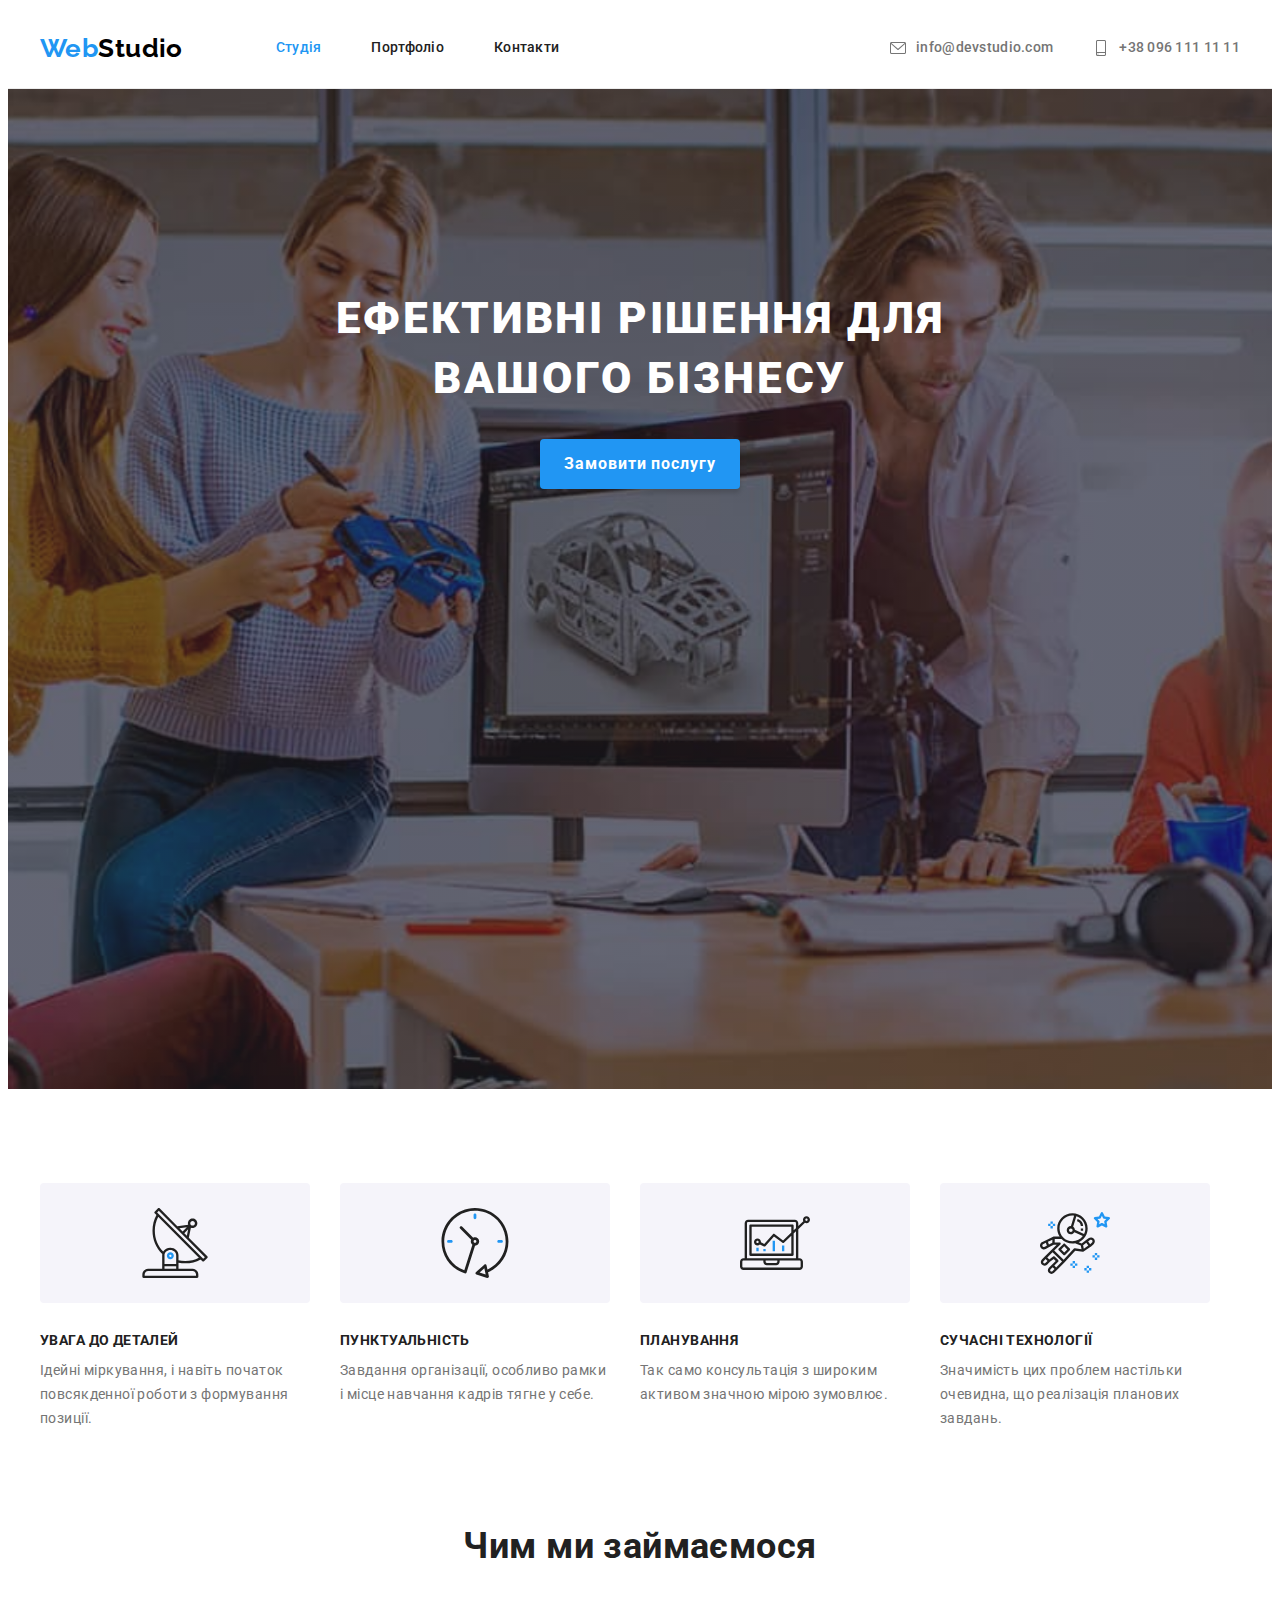
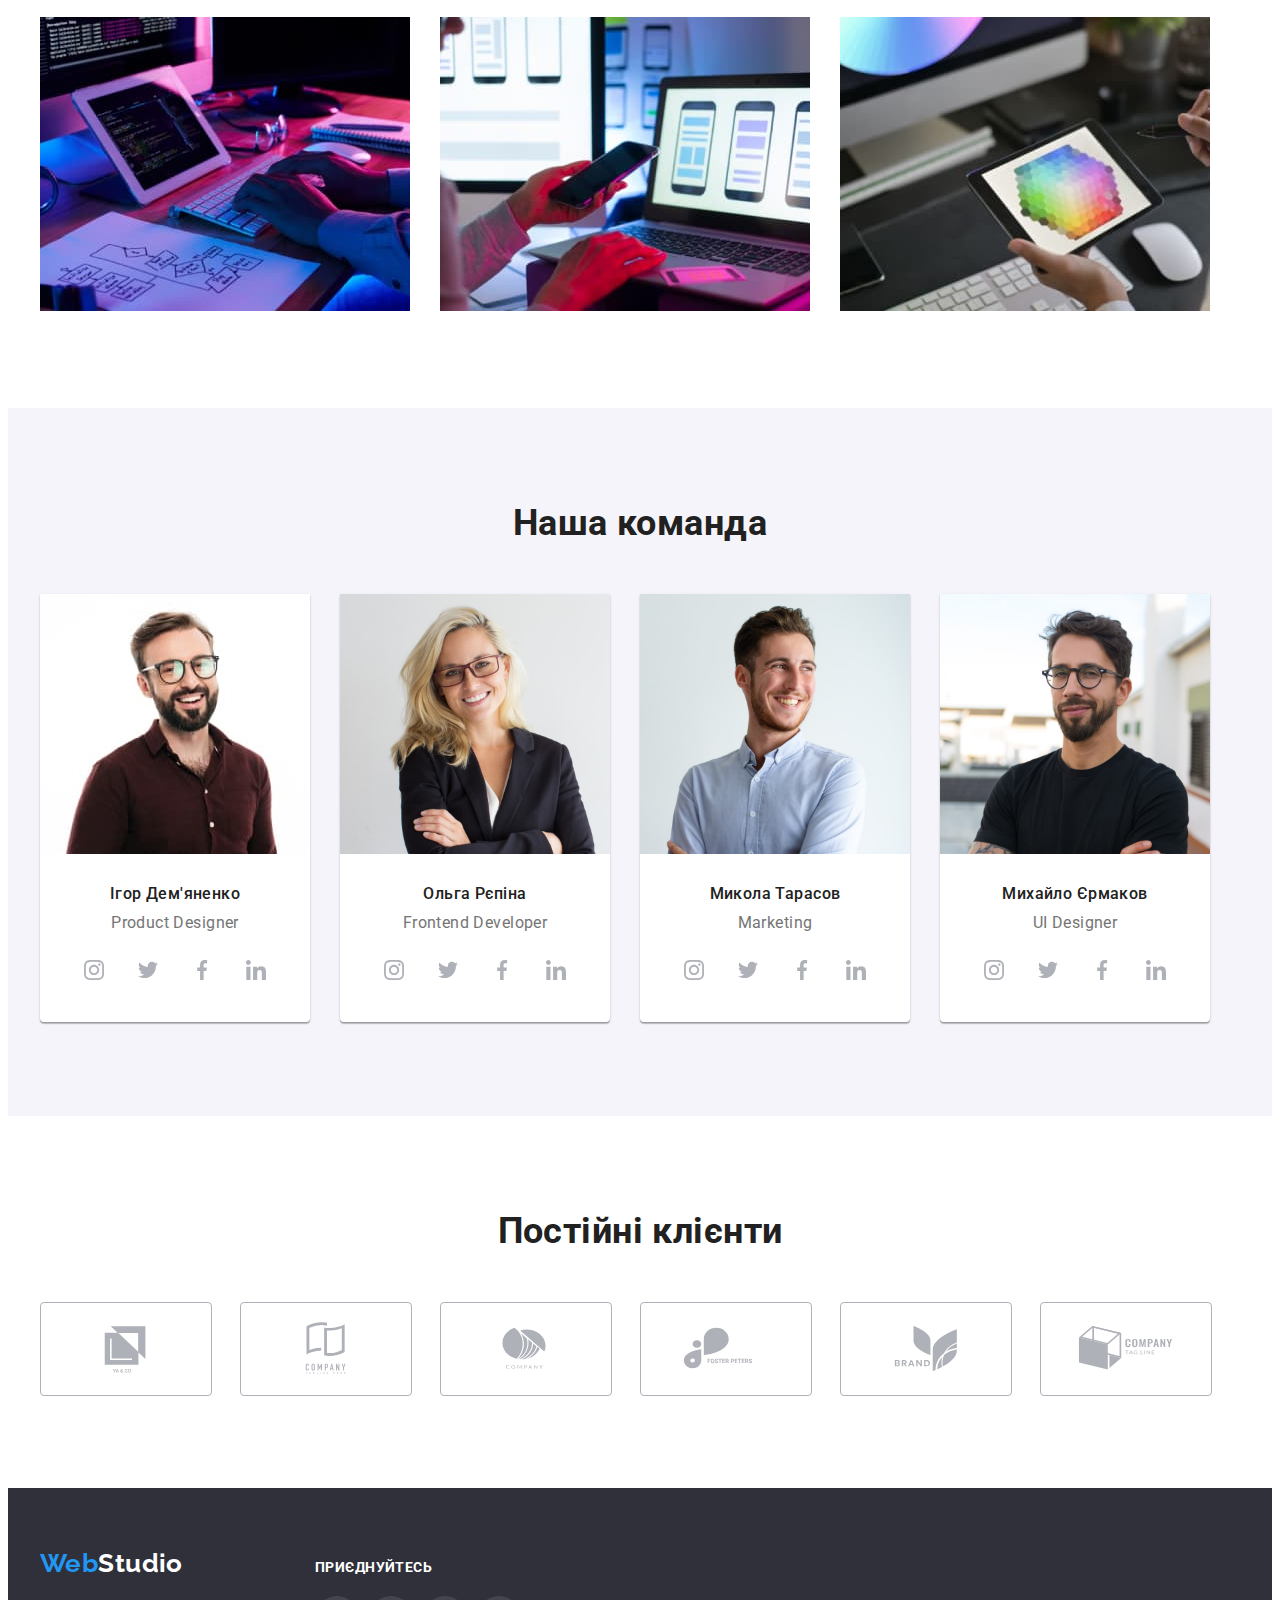
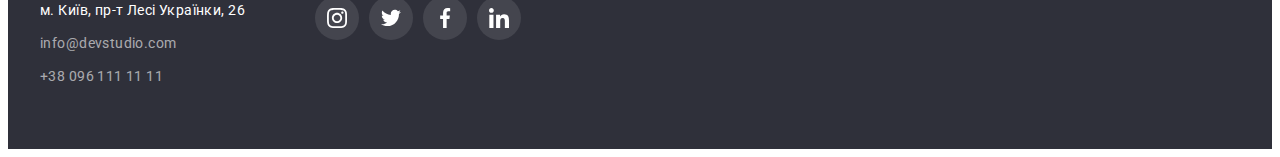
<file: index.html>
<!DOCTYPE html>
<html lang="uk">
<head>
	<meta charset="UTF-8">
	<meta http-equiv="X-UA-Compatible" content="IE=edge">
	<meta name="viewport" content="width=device-width, initial-scale=1.0">
	<title>Document</title>
	<link href="https://fonts.googleapis.com/css2?family=Raleway:wght@700&family=Roboto:wght@400;500;700;900&display=swap"
		rel="stylesheet">

	<link rel="stylesheet" href="https://cdnjs.cloudflare.com/ajax/libs/modern-normalize/1.1.0/modern-normalize.min.css" integrity="sha512-wpPYUAdjBVSE4KJnH1VR1HeZfpl1ub8YT/NKx4PuQ5NmX2tKuGu6U/JRp5y+Y8XG2tV+wKQpNHVUX03MfMFn9Q==" crossorigin="anonymous" referrerpolicy="no-referrer" />
	<link rel="stylesheet" href="./css/styles.css">
</head>
<body>
	<!-- Шапка сайта -->
	<header>
		<div class="container">
			<div class="header-content">
				<nav class="nav-content">
					<a href="./index.html" class="logo"><span class="web">Web</span><span class="studio">Studio</span></a>

					<ul class="site-nav list">
						<li>
							<a href="" class="link current">Студія</a>
						</li>
						<li>
							<a href="./portfolio.html" class="link">Портфоліо</a>
						</li>
						<li>
							<a href="" class="link">Контакти</a>
						</li>
					</ul>
				</nav>
				
				<ul class="site-contacts list">
					<li>
						<a href="mailto:info@devstudio.com" class="link">
							<svg class="link-icon" width="16" height="16" >
								<use href="./images/symbol-defs.svg#icon-envelope"></use>
							</svg>
							info@devstudio.com
						</a>
					</li>
					<li>
						<a href="tel:+380961111111" class="link">
							<svg class="link-icon" width="16" height="16" >
								<use href="./images/symbol-defs.svg#icon-smartphone"></use>
							</svg>
							+38 096 111 11 11
						</a>
					</li>
				</ul>
			</div>
		</div>
	</header>

	<!-- Главная страница сайта -->
	<main>
		<section class="hero">
			<div class="thumb">
				<h1 class="hero-title">Ефективні рішення для <br> вашого бізнесу</h1>
				<button type="button" class="hero-button">Замовити послугу</button>
			</div>
		</section>
	
		<section class="section">
			<div class="container">
				<h2 class="section-title visually-hidden">Особливості</h2>
				<ul class="feature-list list">
					<li class="feature-item">
						<div class="background-svg">
							<svg width="70" height="70">
								<use href="./images/symbol-defs.svg#icon-antenna"></use>
							</svg>
						</div>
						<h3 class="feature-title">Увага до деталей</h3>
						<p class="feature-paragraph">Ідейні міркування, і навіть початок повсякденної роботи з формування позиції.</p>
					</li>
					<li class="feature-item">
						<div class="background-svg">
							<svg width="70" height="70">
								<use href="./images/symbol-defs.svg#icon-clock"></use>
							</svg>
						</div>
						<h3 class="feature-title">Пунктуальність</h3>
						<p class="feature-paragraph">Завдання організації, особливо рамки і місце навчання кадрів тягне у себе.</p>
					</li>
					<li class="feature-item">
						<div class="background-svg">
							<svg width="70" height="70">
								<use href="./images/symbol-defs.svg#icon-diagram"></use>
							</svg>
						</div>
						<h3 class="feature-title">Планування</h3>
						<p class="feature-paragraph">Так само консультація з широким активом значною мірою зумовлює.</p>
					</li>
					<li class="feature-item">
						<div class="background-svg">
							<svg width="70" height="70">
								<use href="./images/symbol-defs.svg#icon-astronaut"></use>
							</svg>
						</div>
						<h3 class="feature-title">Сучасні технології</h3>
						<p class="feature-paragraph">Значимість цих проблем настільки очевидна, що реалізація планових завдань.</p>
					</li>
				</ul>
			</div>
		</section>
	
		<section class="section no-padding">
			<div class="container">
				<h2 class="section-title">Чим ми займаємося</h2>
				<ul class="section-occupation list">
					<li>
						<img src="./images/box1.jpg" alt="Розробка дескпотних програм" width="370">
					</li>
					<li>
						<img src="./images/box2.jpg" alt="Розробка мобільних програм" width="370">
					</li>
					<li>
						<img src="./images/box3.jpg" alt="Дизайнерскі рішення" width="370">
					</li>
				</ul>
			</div>
		</section>
	
		<section class="section team">
			<div class="container">
				<h2 class="section-title">Наша команда</h2>
				<ul class="team-card list">
					<li class="team-item">
						<img class="team-img" src="./images/people1.jpg" alt="Учасник Ігор Дем'яненко" width="270">
						<h3 class="team-title">Ігор Дем'яненко</h3>
						<p lang="en" class="team-paragraph">Product Designer</p>
						<ul class="team-network list">
							<li class="network-item">
								<a href="" class="network">
									<svg width="20" height="20">
										<use href="./images/symbol-defs.svg#icon-instagram"></use>
									</svg>
								</a>
							</li>
							<li class="network-item">
								<a href="" class="network">
									<svg width="20" height="20">
										<use href="./images/symbol-defs.svg#icon-twitter"></use>
									</svg>
								</a>
							</li>
							<li class="network-item">
								<a href="" class="network">
									<svg width="20" height="20">
										<use href="./images/symbol-defs.svg#icon-facebook"></use>
									</svg>
								</a>
							</li>
							<li class="network-item">
								<a href="" class="network">
									<svg width="20" height="20">
										<use href="./images/symbol-defs.svg#icon-linkedin"></use>
									</svg>
								</a>
							</li>
						</ul>
					</li>
					<li class="team-item">
						<img class="team-img" src="./images/people2.jpg" alt="Учасниця Ольга Рєпіна" width="270">
						<h3 class="team-title">Ольга Рєпіна</h3>
						<p lang="en" class="team-paragraph">Frontend Developer</p>
						<ul class="team-network list">
							<li class="network-item">
								<a href="" class="network">
									<svg width="20" height="20">
										<use href="./images/symbol-defs.svg#icon-instagram"></use>
									</svg>
								</a>
							</li>
							<li class="network-item">
								<a href="" class="network">
									<svg width="20" height="20">
										<use href="./images/symbol-defs.svg#icon-twitter"></use>
									</svg>
								</a>
							</li>
							<li class="network-item">
								<a href="" class="network">
									<svg width="20" height="20">
										<use href="./images/symbol-defs.svg#icon-facebook"></use>
									</svg>
								</a>
							</li>
							<li class="network-item">
								<a href="" class="network">
									<svg width="20" height="20">
										<use href="./images/symbol-defs.svg#icon-linkedin"></use>
									</svg>
								</a>
							</li>
						</ul>
					</li>
					<li class="team-item">
						<img class="team-img" src="./images/people3.jpg" alt="Учасник Микола Тарасов" width="270">
						<h3 class="team-title">Микола Тарасов</h3>
						<p lang="en" class="team-paragraph">Marketing</p>
						<ul class="team-network list">
							<li class="network-item">
								<a href="" class="network">
									<svg width="20" height="20">
										<use href="./images/symbol-defs.svg#icon-instagram"></use>
									</svg>
								</a>
							</li>
							<li class="network-item">
								<a href="" class="network">
									<svg width="20" height="20">
										<use href="./images/symbol-defs.svg#icon-twitter"></use>
									</svg>
								</a>
							</li>
							<li class="network-item">
								<a href="" class="network">
									<svg width="20" height="20">
										<use href="./images/symbol-defs.svg#icon-facebook"></use>
									</svg>
								</a>
							</li>
							<li class="network-item">
								<a href="" class="network">
									<svg width="20" height="20">
										<use href="./images/symbol-defs.svg#icon-linkedin"></use>
									</svg>
								</a>
							</li>
						</ul>
					</li>
					<li class="team-item">
						<img class="team-img" src="./images/people4.jpg" alt="Учасник Михайло Єрмаков" width="270">
						<h3 class="team-title">Михайло Єрмаков</h3>
						<p lang="en" class="team-paragraph">UI Designer</p>
						<ul class="team-network list">
							<li class="network-item">
								<a href="" class="network">
									<svg width="20" height="20">
										<use href="./images/symbol-defs.svg#icon-instagram"></use>
									</svg>
								</a>
							</li>
							<li class="network-item">
								<a href="" class="network">
									<svg width="20" height="20">
										<use href="./images/symbol-defs.svg#icon-twitter"></use>
									</svg>
								</a>
							</li>
							<li class="network-item">
								<a href="" class="network">
									<svg width="20" height="20">
										<use href="./images/symbol-defs.svg#icon-facebook"></use>
									</svg>
								</a>
							</li>
							<li class="network-item">
								<a href="" class="network">
									<svg width="20" height="20">
										<use href="./images/symbol-defs.svg#icon-linkedin"></use>
									</svg>
								</a>
							</li>
						</ul>
					</li>
				</ul>
			</div>
		</section>

		<section class="section clients">
			<div class="container">
				<h2 class="section-title">Постійні клієнти</h2>
				<ul class="clients-card list">
					<li class="clients-card-item">
						<a href="" class="background-clients">
							<svg width="106" height="60">
								<use href="./images/symbol-defs.svg#icon-logo1"></use>
							</svg>
						</a>
					</li>
					<li class="clients-card-item">
						<a href="" class="background-clients">
							<svg width="106" height="60">
								<use href="./images/symbol-defs.svg#icon-logo2"></use>
							</svg>
						</a>
					</li>
					<li class="clients-card-item">
						<a href="" class="background-clients">
							<svg width="106" height="60">
								<use href="./images/symbol-defs.svg#icon-logo3"></use>
							</svg>
						</a>
					</li>
					<li class="clients-card-item">
						<a href="" class="background-clients">
							<svg width="106" height="60">
								<use href="./images/symbol-defs.svg#icon-logo4"></use>
							</svg>
						</a>
					</li>
					<li class="clients-card-item">
						<a href="" class="background-clients">
							<svg width="106" height="60">
								<use href="./images/symbol-defs.svg#icon-logo5"></use>
							</svg>
						</a>
					</li>
					<li class="clients-card-item">
						<a href="" class="background-clients">
							<svg width="106" height="60">
								<use href="./images/symbol-defs.svg#icon-logo6"></use>
							</svg>
						</a>
						</div>
					</li>
				</ul>
			</div>
		</section>
	</main>

	<!-- Подвал -->
	<footer class="floor">
		<div class="container">
			<div class="footer-arrangement">
				<div class="side-left">
					<a href="./index.html" class="logo"><span class="web">Web</span><span class="studio-footer">Studio</span></a>
			
					<address class="address">
						<ul class="address-list list">
							<li class="address-item">
								<a href="https://goo.gl/maps/CPtrU1FHBa2aNyZL9" class="address-street" target="_blank" rel="noopener noreferrer nofollow">м. Київ, пр-т Лесі Українки, 26</a>
							</li>
							<li class="address-item">
								<a href="mailto:info@devstudio.com" class="link">info@devstudio.com</a> <br>
							</li>
							<li class="address-item">
								<a href="tel:+380961111111" class="link">+38 096 111 11 11</a>
							</li>
						</ul>
					</address>
				</div>
			
				<div class="side-centre">
					<h2 class="footer-title">Приєднуйтесь</h2>
					<ul class="footer-list-network list">
						<li class="footer-network-item">
							<a href="" class="footer-network">
								<svg width="20" height="20">
									<use href="./images/symbol-defs.svg#icon-instagram"></use>
								</svg>
							</a>
						</li>
						<li class="footer-network-item">
							<a href="" class="footer-network">
								<svg width="20" height="20">
									<use href="./images/symbol-defs.svg#icon-twitter"></use>
								</svg>
							</a>
						</li>
						<li class="footer-network-item">
							<a href="" class="footer-network">
								<svg width="20" height="20">
									<use href="./images/symbol-defs.svg#icon-facebook"></use>
								</svg>
							</a>
						</li>
						<li class="footer-network-item">
							<a href="" class="footer-network">
								<svg width="20" height="20">
									<use href="./images/symbol-defs.svg#icon-linkedin"></use>
								</svg>
							</a>
						</li>
					</ul>
				</div>
			</div>
		</div>
	</footer>
</body>
</html>
</file>
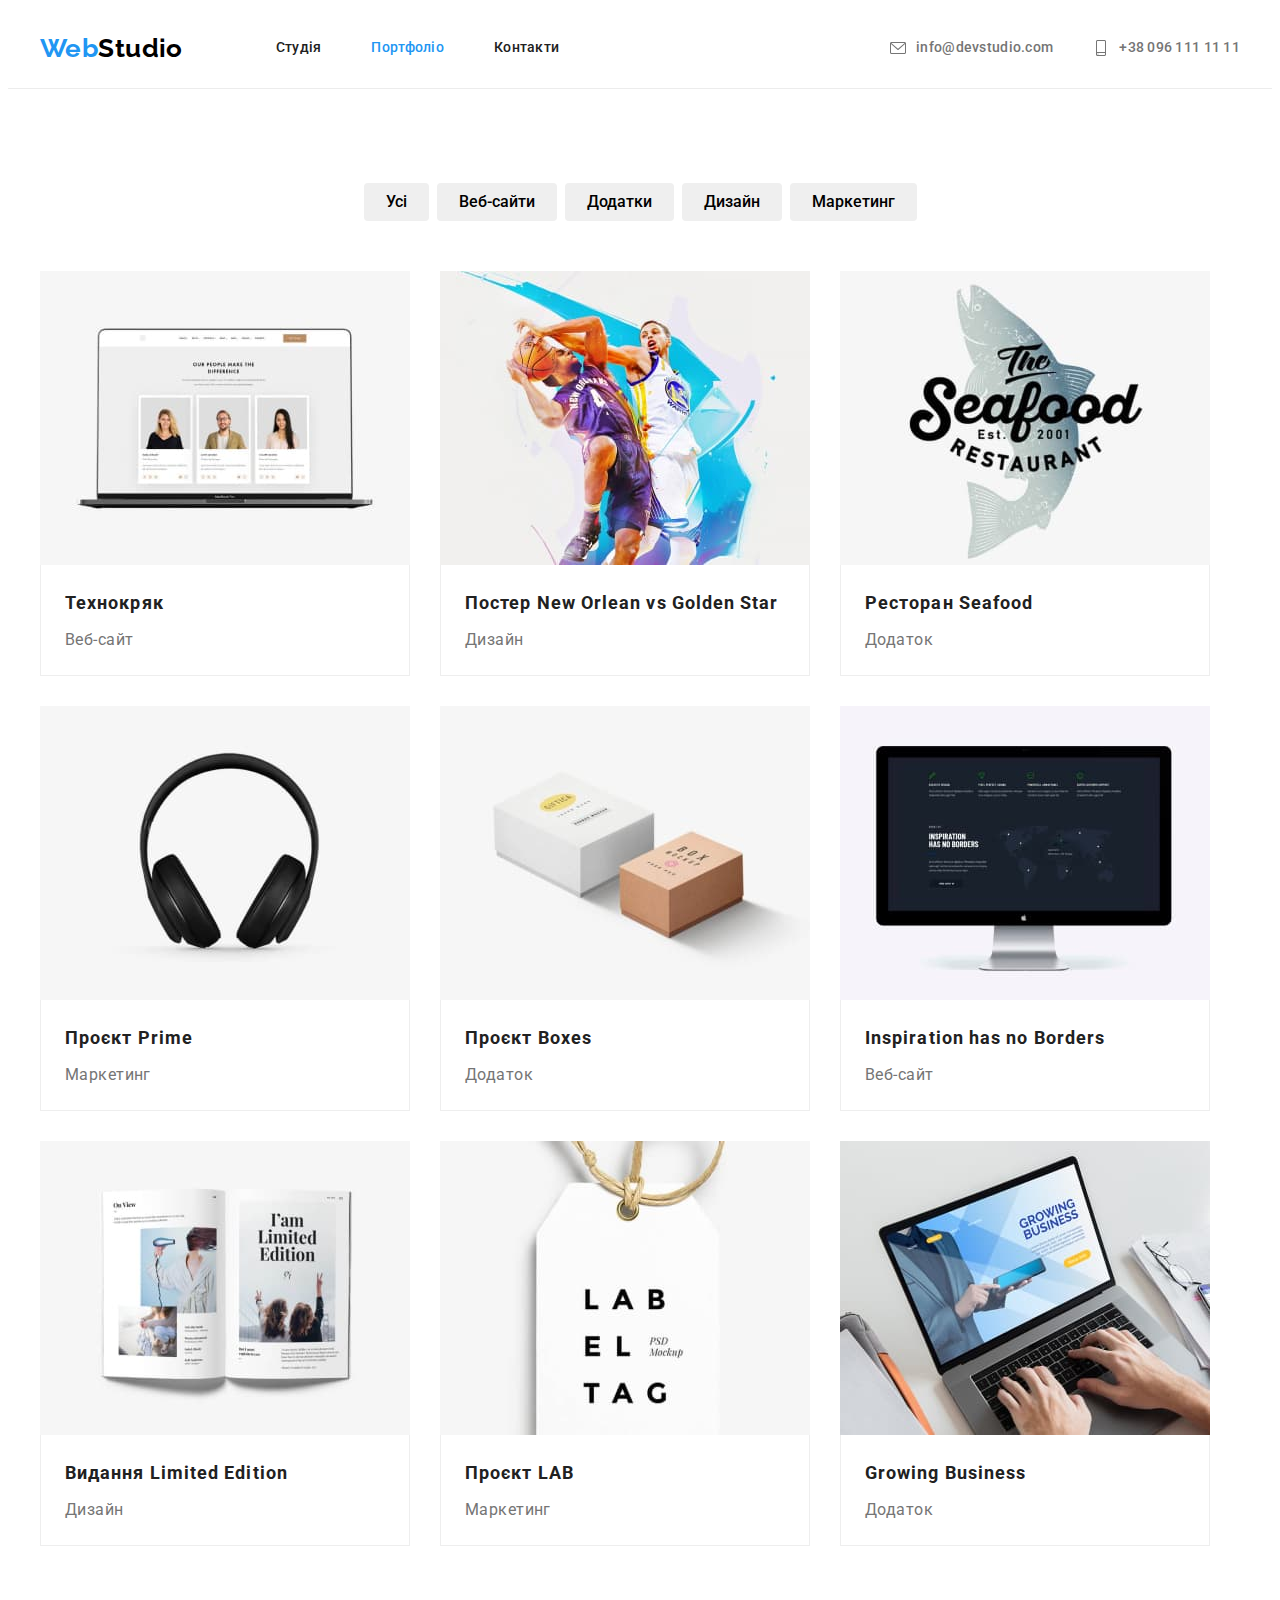
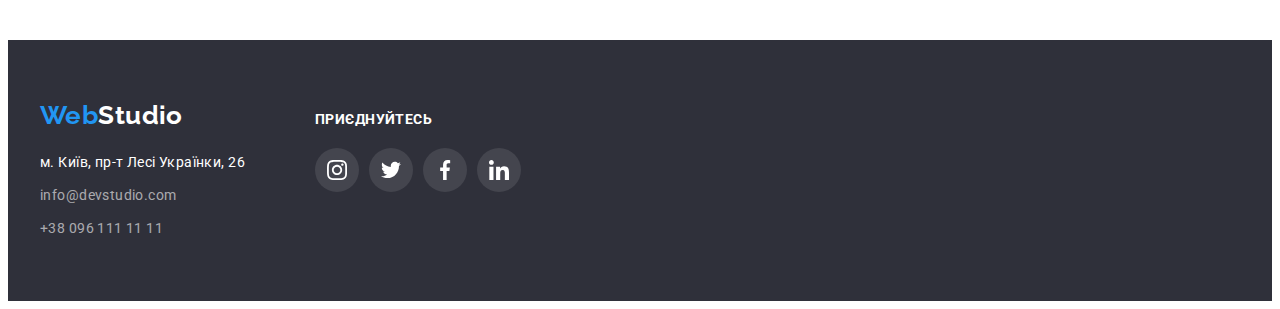
<file: portfolio.html>
<!DOCTYPE html>
<html lang="uk">
<head>
	<meta charset="UTF-8">
	<meta http-equiv="X-UA-Compatible" content="IE=edge">
	<meta name="viewport" content="width=device-width, initial-scale=1.0">
	<title>Document</title>
	<link href="https://fonts.googleapis.com/css2?family=Raleway:wght@700&family=Roboto:wght@400;500;700;900&display=swap"
		rel="stylesheet">

	<link rel="stylesheet" href="https://cdnjs.cloudflare.com/ajax/libs/modern-normalize/1.1.0/modern-normalize.min.css" integrity="sha512-wpPYUAdjBVSE4KJnH1VR1HeZfpl1ub8YT/NKx4PuQ5NmX2tKuGu6U/JRp5y+Y8XG2tV+wKQpNHVUX03MfMFn9Q==" crossorigin="anonymous" referrerpolicy="no-referrer" />
	<link rel="stylesheet" href="./css/styles.css">
</head>
<body>
	<!-- Шапка сайта -->
	<header>
		<div class="container">
			<div class="header-content">
				<nav class="nav-content">
					<a href="./index.html" class="logo"><span class="web">Web</span><span class="studio">Studio</span></a>

					<ul class="site-nav list">
						<li>
							<a href="./index.html" class="link">Студія</a>
						</li>
						<li>
							<a href="" class="link current">Портфоліо</a>
						</li>
						<li>
							<a href="" class="link">Контакти</a>
						</li>
					</ul>
				</nav>
				
				<ul class="site-contacts list">
					<li>
						<a href="mailto:info@devstudio.com" class="link">
							<svg class="link-icon" width="16" height="16" >
								<use href="./images/symbol-defs.svg#icon-envelope"></use>
							</svg>
							info@devstudio.com
						</a>
					</li>
					<li>
						<a href="tel:+380961111111" class="link">
							<svg class="link-icon" width="16" height="16" >
								<use href="./images/symbol-defs.svg#icon-smartphone"></use>
							</svg>
							+38 096 111 11 11
						</a>
					</li>
				</ul>
			</div>
		</div>
	</header>

	<main>
		<section class="section">
			<div class="container">
				<h1 class="section-title visually-hidden">Портфоліо</h1>
				<ul class="filters list">
					<li>
						<button type="button" class="filters-button">Усі</button>
					</li>
					<li>
						<button type="button" class="filters-button">Веб-сайти</button>
					</li>
					<li>
						<button type="button" class="filters-button">Додатки</button>
					</li>
					<li>
						<button type="button" class="filters-button">Дизайн</button>
					</li>
					<li>
						<button type="button" class="filters-button">Маркетинг</button>
					</li>
				</ul>
			
				<ul class="project list">
					<li class="project-item">
						<a href="" class="project-link">
							<img class="project-img" src="./images/services1.jpg" alt="Технокряк" width="370">
							<div class="project-content">
								<h2 class="project-title">Технокряк</h2>
								<p class="project-description">Веб-сайт</p>
							</div>
						</a>
					</li>
					<li class="project-item">
						<a href="" class="project-link">
							<img class="project-img" src="./images/services2.jpg" alt="Постер New Orlean vs Golden Star" width="370">
							<div class="project-content">
								<h2 class="project-title">Постер New Orlean vs Golden Star</h2>
								<p class="project-description">Дизайн</p>
							</div>
						</a>
					</li>
					<li class="project-item">
						<a href="" class="project-link">
							<img class="project-img" src="./images/services3.jpg" alt="Ресторан Seafood" width="370">
							<div class="project-content">
								<h2 class="project-title">Ресторан Seafood</h2>
								<p class="project-description">Додаток</p>
							</div>
						</a>
					</li>
					<li class="project-item">
						<a href="" class="project-link">
							<img class="project-img" src="./images/services4.jpg" alt="Проєкт Prime" width="370">
							<div class="project-content">
								<h2 class="project-title">Проєкт Prime</h2>
								<p class="project-description">Маркетинг</p>
							</div>
						</a>
					</li>
					<li class="project-item">
						<a href="" class="project-link">
							<img class="project-img" src="./images/services5.jpg" alt="Проєкт Boxes" width="370">
							<div class="project-content">
								<h2 class="project-title">Проєкт Boxes</h2>
								<p class="project-description">Додаток</p>
							</div>
						</a>
					</li>
					<li class="project-item">
						<a href="" class="project-link">
							<img class="project-img" src="./images/services6.jpg" alt="Inspiration has no Borders" width="370">
							<div class="project-content">
								<h2 class="project-title">Inspiration has no Borders</h2>
								<p class="project-description">Веб-сайт</p>
							</div>
						</a>
					</li>
					<li class="project-item">
						<a href="" class="project-link">
							<img class="project-img" src="./images/services7.jpg" alt="Видання Limited Edition" width="370">
							<div class="project-content">
								<h2 class="project-title">Видання Limited Edition</h2>
								<p class="project-description">Дизайн</p>
							</div>
						</a>
					</li>
					<li class="project-item">
						<a href="" class="project-link">
							<img class="project-img" src="./images/services8.jpg" alt="Проєкт LAB" width="370">
							<div class="project-content">
								<h2 class="project-title">Проєкт LAB</h2>
								<p class="project-description">Маркетинг</p>
							</div>
						</a>
					</li>
					<li class="project-item">
						<a href="" class="project-link">
							<img class="project-img" src="./images/services9.jpg" alt="Growing Business" width="370">
							<div class="project-content">
								<h2 class="project-title">Growing Business</h2>
								<p class="project-description">Додаток</p>
							</div>
						</a>
					</li>
				</ul>
			</div>
		</section>
	</main>

	<footer class="floor">
		<div class="container">
			<div class="footer-arrangement">
				<div class="side-left">
					<a href="./portfolio.html" class="logo"><span class="web">Web</span><span class="studio-footer">Studio</span></a>
			
					<address class="address">
						<ul class="address-list list">
							<li class="address-item">
								<a href="https://goo.gl/maps/CPtrU1FHBa2aNyZL9" class="address-street" target="_blank" rel="noopener noreferrer nofollow">м. Київ, пр-т Лесі Українки, 26</a>
							</li>
							<li class="address-item">
								<a href="mailto:info@devstudio.com" class="link">info@devstudio.com</a> <br>
							</li>
							<li class="address-item">
								<a href="tel:+380961111111" class="link">+38 096 111 11 11</a>
							</li>
						</ul>
					</address>
				</div>
			
				<div class="side-centre">
					<h2 class="footer-title">Приєднуйтесь</h2>
					<ul class="footer-list-network list">
						<li class="footer-network-item">
							<a href="" class="footer-network">
								<svg width="20" height="20">
									<use href="./images/symbol-defs.svg#icon-instagram"></use>
								</svg>
							</a>
						</li>
						<li class="footer-network-item">
							<a href="" class="footer-network">
								<svg width="20" height="20">
									<use href="./images/symbol-defs.svg#icon-twitter"></use>
								</svg>
							</a>
						</li>
						<li class="footer-network-item">
							<a href="" class="footer-network">
								<svg width="20" height="20">
									<use href="./images/symbol-defs.svg#icon-facebook"></use>
								</svg>
							</a>
						</li>
						<li class="footer-network-item">
							<a href="" class="footer-network">
								<svg width="20" height="20">
									<use href="./images/symbol-defs.svg#icon-linkedin"></use>
								</svg>
							</a>
						</li>
					</ul>
				</div>
			</div>
		</div>
	</footer>
</body>
</html>
</file>
<file: css/styles.css>
/* цвет основного текста #212121 */
/* цвет в лого1 #000000*/
/* вторичный цвет текста  #2196F3*/
/* белый #FFFFFF */
/* цвет абзацев #757575 */
/* цвет контактов rgba(255, 255, 255, 0.6) */
/* цвет фона #F5F5F5 */
/* вторичный фон #2F303A*/

:root {
	--primary-text-color: #212121;
	--title-text-color: #FFFFFF;
	--accent-color: #2196F3;
	--paragraph-text-color: #757575;
	--logo-color: #000000;
	--secondary-background-color: #2F303A;
	--hover-button-color: #188CE8;
	--secondary-title-text-color: #F5F4FA;
}

/* Стили index.html */

/* body */
body {
	color: var(--primary-text-color);
	background-color: var(--title-text-color);

	font-family: 'Roboto', sans-serif;
	font-size: 14px;
	letter-spacing: 0.03em;
}

.list {
	list-style: none;
	margin: 0;
	padding: 0;
}

h1,
h2,
h3,
h4,
h5,
h6,
p {
  margin-top: 0;
  margin-bottom: 0;
}

.container {
	width: 1200px;
	padding-left: 15px;
	padding-right: 15px;
	margin-left: auto;
	margin-right: auto;
	/* outline: 2px solid tomato; */
}

.visually-hidden {
    position: absolute;
    white-space: nowrap;
    width: 1px;
    height: 1px;
    overflow: hidden;
    border: 0;
    padding: 0;
    clip: rect(0 0 0 0);
    clip-path: inset(50%);
    margin: -1px;
}

header {
	border-bottom: 1px solid #ECECEC;
}

/* logo */
.logo {
	font-family: 'Raleway';
	font-weight: 700;
	font-size: 26px;
	line-height: 1.19;

	text-decoration: none;
}

.web {
	color: var(--accent-color);
}

.studio {
	color: var(--logo-color);
}

.header-content {
	display: flex;
	align-items: center;
}

.nav-content {
	display: flex;
	align-items: center;
}

/* Site nav */
.site-nav {
	display: flex;
	gap: 50px;
	margin-left: 93px;
}

.site-nav .link {
	display: block;
	padding-top: 32px;
    padding-bottom: 32px;

	color: inherit;
	font-weight: 500;
	line-height: 1.14;
	letter-spacing: 0.02em;

	text-decoration: none;
}

.site-nav .link:hover,
.site-nav .link:focus {
	color: var(--accent-color);
}

.site-nav .link.current {
	color: var(--accent-color);
}

.site-contacts {
	display: flex;
	gap: 40px;
	margin-left: auto;
}

.site-contacts .link {
	display: flex;
    align-items: center;
	justify-content: center;
	gap: 10px;
	color: var(--paragraph-text-color);
	fill: currentColor;

	font-weight: 500;
	line-height: 1.14;
	letter-spacing: 0.02em;

	text-decoration: none;
}

.site-contacts .link:hover,
.site-contacts .link:focus,
.address-list .link:hover,
.address-list .link:focus {
	color: var(--accent-color);
	fill: currentColor;
}

/* main */

/* Hero */

.hero {
	/* max-width: 1600px;
	height: 600px;
	margin-left: auto;
	margin-right: auto;
	background-image: linear-gradient(
     	 to right,
     	 rgba(47, 48, 58, 0.4),
     	 rgba(47, 48, 58, 0.4)
    	), 
		url("../images/hero-img.jpg");
	background-repeat: no-repeat;
	background-size: cover;
	background-position: center; */

	/* padding-top: 200px;
	padding-bottom: 200px; */

	background-color: var(--secondary-background-color);
	text-align: center;
}

.thumb {
	padding-top: 200px;
	padding-bottom: 200px;

	max-width: 1600px;
	height: 600px;
	margin-left: auto;
	margin-right: auto;
	background-image: linear-gradient(
     	 to right,
     	 rgba(47, 48, 58, 0.4),
     	 rgba(47, 48, 58, 0.4)
    	), 
		url("../images/hero-img.jpg");
	background-repeat: no-repeat;
	background-size: cover;
	background-position: center;
}

.hero-title {
	margin-bottom: 30px;

	color: var(--title-text-color);
	/* background-color: var(--secondary-background-color); */

	font-weight: 900;
	font-size: 44px;
	line-height: 1.36;
	
	text-align: center;
	letter-spacing: 0.06em;
	text-transform: uppercase;
}

/* button */
.hero-button {
	box-shadow: 0px 4px 4px rgba(0, 0, 0, 0.15);
	border-radius: 4px;
	border: none;
	padding: 10px 24px;

	color: var(--title-text-color);
	background-color: var(--accent-color);

	font-family: inherit;
	font-weight: 700;
	font-size: 16px;
	line-height: 1.88;
	
	text-align: center;
	letter-spacing: 0.06em;

	cursor: pointer;
}

.hero-button:hover,
.hero-button:focus {
	background-color: var(--hover-button-color);
}

/* Section content */
.section {
	padding-top: 94px;
	padding-bottom: 94px;
}

.section.no-padding {
	padding-top: 0;
}

.section-title {
	margin-bottom: 50px;

	color: var(--primary-text-color);

	font-size: 36px;
	line-height: 1.17;
	text-align: center;
}

.feature-list {
	display: flex;
	gap: 30px;
}

.feature-list .feature-item {
	width: 270px;
}

.feature-item .background-svg {
	display: flex;
	align-items: center;
	justify-content: center;
	background-color: var(--secondary-title-text-color);
	height: 120px;
	margin-bottom: 30px;
	border-radius: 4px;
}

.feature-list .feature-title {
	margin-top: 0;
	margin-bottom: 10px;

	font-size: 14px;
	line-height: 1.14;
	text-transform: uppercase;
}

.feature-list .feature-paragraph {
	color: var(--paragraph-text-color);

	line-height: 1.71;
	letter-spacing: 0.03em;
}

/* section-occupation */
.section-occupation {
	display: flex;
	gap: 30px;
}

/* our team */
.section.team {
	background-color: var(--secondary-title-text-color);
}

.team-card {
	display: flex;
	gap: 30px;
}

.team-card .team-item {
	padding-bottom: 30px;
	box-shadow: 0px 1px 3px rgba(0, 0, 0, 0.12), 
				0px 1px 1px rgba(0, 0, 0, 0.14), 
				0px 2px 1px rgba(0, 0, 0, 0.2);
	border-radius: 0px 0px 4px 4px;

	background-color: var(--title-text-color);
	text-align: center;

}

.team-card .team-img {
	display: block;
	margin-bottom: 30px;
	max-width: 100%;
	height: auto;
}

.team-card .team-title {
	margin-bottom: 10px;

	font-weight: 500;
	font-size: 16px;
	line-height: 1.19;
}

.team-card .team-paragraph {
	margin-bottom: 16px;

	color: var(--paragraph-text-color);

	font-size: 16px;
	line-height: 1.19;
}

.team-card .team-network {
	display: flex;
	gap: 10px;
	justify-content: center;
}

.network-item {
	width: 44px;
	height: 44px;
}

.network {
	display: flex;
	align-items: center;
	justify-content: center;
	border-radius: 50%;
	width: 100%;
	height: 100%;
	fill: #AFB1B8;
}

.network:hover,
.network:focus {
	fill: var(--title-text-color);
	background-color: var(--accent-color);
}

.clients-card {
	display: flex;
	gap: 30px;
}

.clients-card .clients-card-item {
	width: 170px;
	height: 92px;
}

.background-clients {
	display: flex;
	align-items: center;
	justify-content: center;
	border: 1px solid #AFB1B8;
	width: 100%;
	height: 100%;
	/* padding: 16px 32px; */
	border-radius: 4px;

	fill: #AFB1B8;
}

.background-clients:hover,
.background-clients:focus {
	border: 1px solid var(--accent-color);
	fill: var(--accent-color);
}

/* footer */
.floor {
	padding-top: 60px;
	padding-bottom: 60px;

	background-color: var(--secondary-background-color);
}

.footer-arrangement {
	display: flex;
	align-items: baseline;
}

.studio-footer {
	color: var(--title-text-color);
}

.address-list {
	margin-top: 20px;
	margin-right: 70px;
}

.address-list .address-item + .address-item {
	margin-top: 9px;
}

.address-list .address-street {
	color: var(--title-text-color);

	line-height: 1.71;
	font-style: normal;
	text-decoration: none;
}

.address-list .link {
	color: rgba(255, 255, 255, 0.6);

	font-weight: 400;
	line-height: 1.71;

	font-style: normal;
	text-decoration: none;
}

.footer-title {
	margin-bottom: 20px;

	font-size: 14px;
	line-height: 1.14;
	text-transform: uppercase;

	color: var(--title-text-color);
}

.footer-list-network {
	display: flex;
	gap: 10px;
}

.footer-network-item {
	width: 44px;
	height: 44px;
}

.footer-network {
	display: flex;
	align-items: center;
	justify-content: center;
	background: rgba(255, 255, 255, 0.1);
	border-radius: 50%;
	width: 100%;
	height: 100%;
	fill: var(--title-text-color)
}

.footer-network:hover,
.footer-network:focus {
	background-color: var(--accent-color);
}

/* Стили portfolio.html */
.filters {
	display: flex;
	gap: 8px;
	justify-content: center;
	margin-bottom: 50px;
}

.filters .filters-button {
	border-radius: 4px;
	border: none;
	padding: 6px 22px;

	font-family: inherit;
	font-weight: 500;
	font-size: 16px;
	line-height: 1.62;

	cursor: pointer;
}

.project {
	display: flex;
	flex-wrap: wrap;
	gap: 30px;
}

.project .project-item {
	width: 370px;
}

.project .project-item:hover,
.project .project-item:focus {
	box-shadow: 0px 1px 1px rgba(0, 0, 0, 0.12), 
				0px 4px 4px rgba(0, 0, 0, 0.06), 
				1px 4px 6px rgba(0, 0, 0, 0.16);
}

.project .project-img {
	display: block;
	max-width: 100%;
	height: auto;
}

.project-content {
	padding: 20px 24px;
	border-bottom: 1px solid #EEEEEE;
	border-right: 1px solid #EEEEEE;
	border-left: 1px solid #EEEEEE;
}

.project .project-link {
	text-decoration: none;
}

.project .project-title {
	margin-bottom: 4px;

	color: var(--primary-text-color);
	font-size: 18px;
	line-height: 2;
	
	letter-spacing: 0.06em;
}

.filters .filters-button:hover,
.filters .filters-button:focus {
	box-shadow: 0px 3px 1px rgba(0, 0, 0, 0.1), 
				0px 1px 2px rgba(0, 0, 0, 0.08), 
				0px 2px 2px rgba(0, 0, 0, 0.12);
	border-radius: 4px;

	color: var(--title-text-color);
	background-color: var(--accent-color);
}

.project .project-description {
	color: var(--paragraph-text-color);

	font-size: 16px;
	line-height: 1.88;
}
</file>
